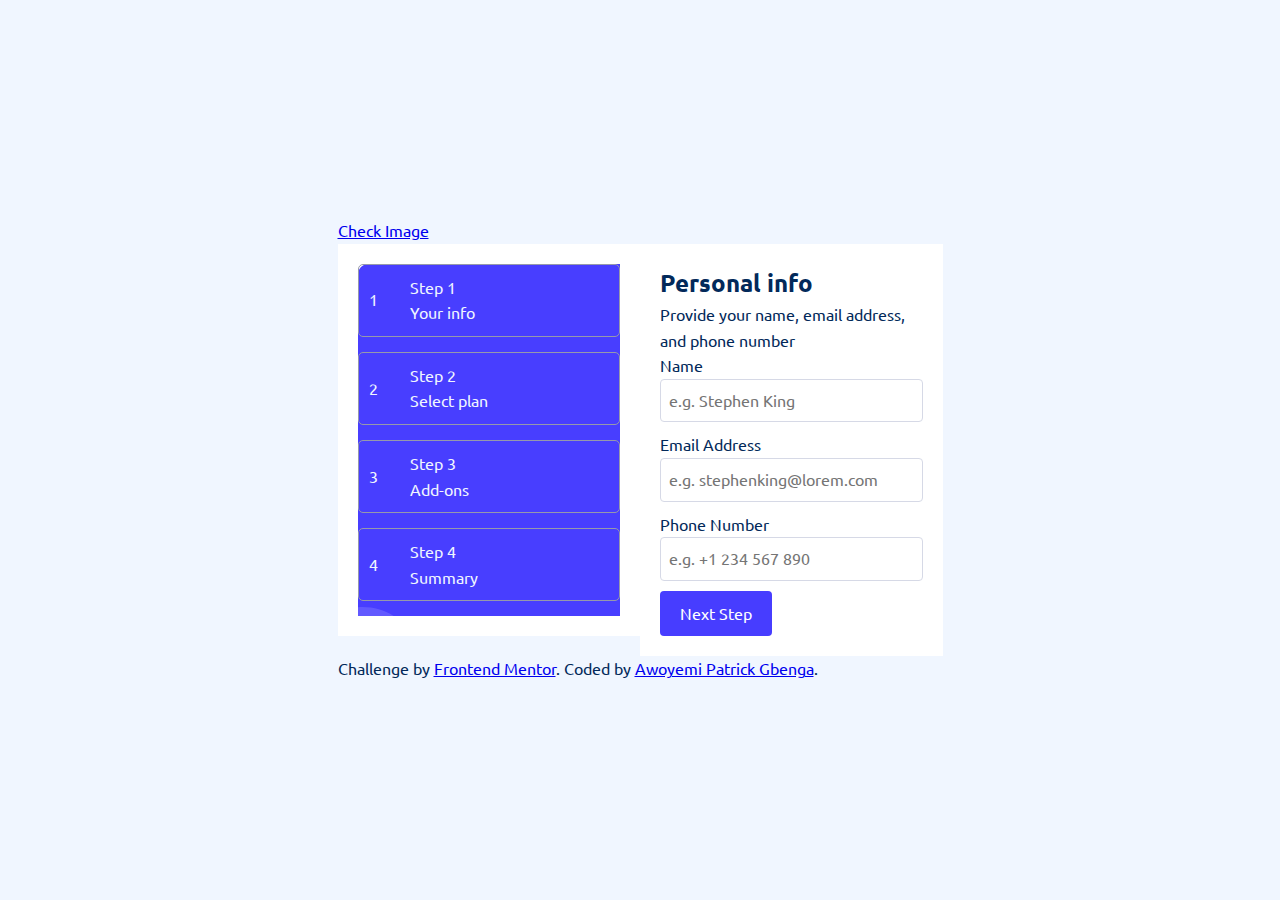
<file: index.html>
<!DOCTYPE html>
<html lang="en">
  <head>
    <meta charset="UTF-8" />
    <meta name="viewport" content="width=device-width, initial-scale=1.0" />
    <link rel="stylesheet" href="/style.css" />
    <link
      rel="icon"
      type="image/png"
      sizes="32x32"
      href="./assets/images/favicon-32x32.png"
    />
    <title>Frontend Mentor | Multi-step form</title>
  </head>
  <body>
    <main>
      <div>
        <a href="/text.html">Check Image</a>
      </div>
      <div class="content_wrapper">
        <!-- Sidebar start -->
        <div class="sidebar">
          <ul class="sidebar_lists">
            <li>
              <span>1</span>
              <div>
                <span>Step 1</span> <br />
                Your info
              </div>
            </li>
            <li>
              <span>2</span>
              <div>
                <span>Step 2</span> <br />
                Select plan
              </div>
            </li>
            <li>
              <span>3</span>
              <div>
                <span>Step 3</span> <br />
                Add-ons
              </div>
            </li>
            <li>
              <span>4</span>
              <div>
                <span>Step 4</span> <br />
                Summary
              </div>
            </li>
          </ul>
        </div>
        <!-- Sidebar end -->

        <section class="forms_wrapper">
          <!-- Step 1 start -->
          <div class="step1">
            <div>
              <h2>Personal info</h2>
              <p>Provide your name, email address, and phone number</p>
            </div>
            <form id="form-step1">
              <div class="forms_list">
                <label for="name">Name</label>
                <input
                  type="text"
                  id="name"
                  placeholder="e.g. Stephen King"
                  required
                />
                <span class="error-message" id="error-name"
                  >Name is required</span
                >
              </div>
              <div class="forms_list">
                <label for="email">Email Address</label>
                <input
                  type="email"
                  id="email"
                  placeholder="e.g. stephenking@lorem.com"
                  required
                />
                <span class="error-message" id="error-email"
                  >Email is required</span
                >
              </div>
              <div class="forms_list">
                <label for="number">Phone Number</label>
                <input
                  type="tel"
                  id="number"
                  placeholder="e.g. +1 234 567 890"
                  required
                />
                <span class="error-message" id="error-number"
                  >Number is required</span
                >
              </div>
              <div class="step1_btn">
                <button id="next1" type="button">Next Step</button>
              </div>
            </form>
          </div>
          <!-- Step 1 end -->

          <!-- Step 2 start -->
          <div class="step2 hide">
            <div>
              <h2>Select your plan</h2>
              <p>You have the option of monthly or yearly billing.</p>
            </div>

            <ul>
              <li>
                <div>
                  <img
                    class="step2_img"
                    src="/assets/images/icon-arcade.svg"
                    alt="Arcade"
                  />
                </div>
                <div>
                  <h5>Arcade</h5>
                  <span>$9/mo</span>
                </div>
              </li>
              <li>
                <div>
                  <img
                    class="step2_img"
                    src="/assets/images/icon-advanced.svg"
                    alt="Advanced"
                  />
                </div>
                <div>
                  <h5>Advanced</h5>
                  <span>$12/mo</span>
                </div>
              </li>
              <li>
                <div>
                  <img
                    class="step2_img"
                    src="/assets/images/icon-pro.svg"
                    alt="Pro"
                  />
                </div>
                <div>
                  <h5>Pro</h5>
                  <span>$15/mo</span>
                </div>
              </li>
            </ul>

            <div class="switch_wrapper">
              <span>Monthly</span>
              <label class="switch">
                <input type="checkbox" />
                <span class="slider"></span>
              </label>
              <span>Yearly</span>
            </div>
            <div class="step2_btn">
              <button type="button" id="back2">Go Back</button>
              <button type="button" id="next2">Next Step</button>
            </div>
          </div>
          <!-- Step 2 end -->

          <!-- Step 3 start -->
          <div class="step3 hide">
            <div>
              <h2>Pick add-ons</h2>
              <p>Add-ons help enhance your gaming experience.</p>
            </div>

            <ul>
              <li>
                <div>
                  <input type="checkbox" name="addon1" id="addon1" />
                </div>
                <div>
                  <h5>Online service</h5>
                  <p>Access to multiplayer games</p>
                </div>
                <div>
                  <span>+$1/mo</span>
                </div>
              </li>
              <li>
                <div>
                  <input type="checkbox" name="addon2" id="addon2" />
                </div>
                <div>
                  <h5>Larger storage</h5>
                  <p>Extra 1TB of cloud save</p>
                </div>
                <div>
                  <span>+$2/mo</span>
                </div>
              </li>
              <li>
                <div>
                  <input type="checkbox" name="addon3" id="addon3" />
                </div>
                <div>
                  <h5>Customizable Profile</h5>
                  <p>Custom theme on your profile</p>
                </div>
                <div>
                  <span>+$2/mo</span>
                </div>
              </li>
            </ul>
            <div class="step3_btn">
              <button type="button" id="back3">Go Back</button>
              <button type="button" id="next3">Next Step</button>
            </div>
          </div>
          <!-- Step 3 end -->

          <!-- Step 4 start -->
          <div class="step4 hide">
            <div>
              <h2>Finishing up</h2>
              <p>Double-check everything looks OK before confirming.</p>
            </div>
            <div class="summary_list">
              <div class="">
                <div>
                  <h5>Subscription</h5>
                  <a href="#">Change</a>
                </div>
                <p>price</p>
              </div>
              <div class="">
                <h5>Add-ons</h5>
                <p>Online service</p>
              </div>
            </div>
            <div class="summary_total">
              <p>Total (per month/year): $15</p>
            </div>
            <div class="summary_btn">
              <button type="button" id="back4">Go Back</button>
              <button type="submit" id="confirm">Confirm</button>
            </div>
          </div>
          <!-- Step 4 end -->

          <!-- Step 5 start -->
          <div class="step5 hide">
            <div class="step5_btn">
              <img
                src="/assets/images/icon-thank-you.svg"
                alt="Thank you icon"
              />
            </div>
            <h2>Thank you!</h2>
            <p>
              Thanks for confirming your subscription! We hope you have fun
              using our platform. If you ever need support, please feel free to
              email us at support@loremgaming.com.
            </p>
          </div>
          <!-- Step 5 end -->
        </section>
      </div>

      <!-- Footer start -->
      <div class="attribution">
        Challenge by
        <a href="https://www.frontendmentor.io?ref=challenge" target="_blank"
          >Frontend Mentor</a
        >. Coded by <a href="#">Awoyemi Patrick Gbenga</a>.
      </div>
      <!-- Footer end -->

      <script src="/script.js"></script>
    </main>
  </body>
</html>
</file>
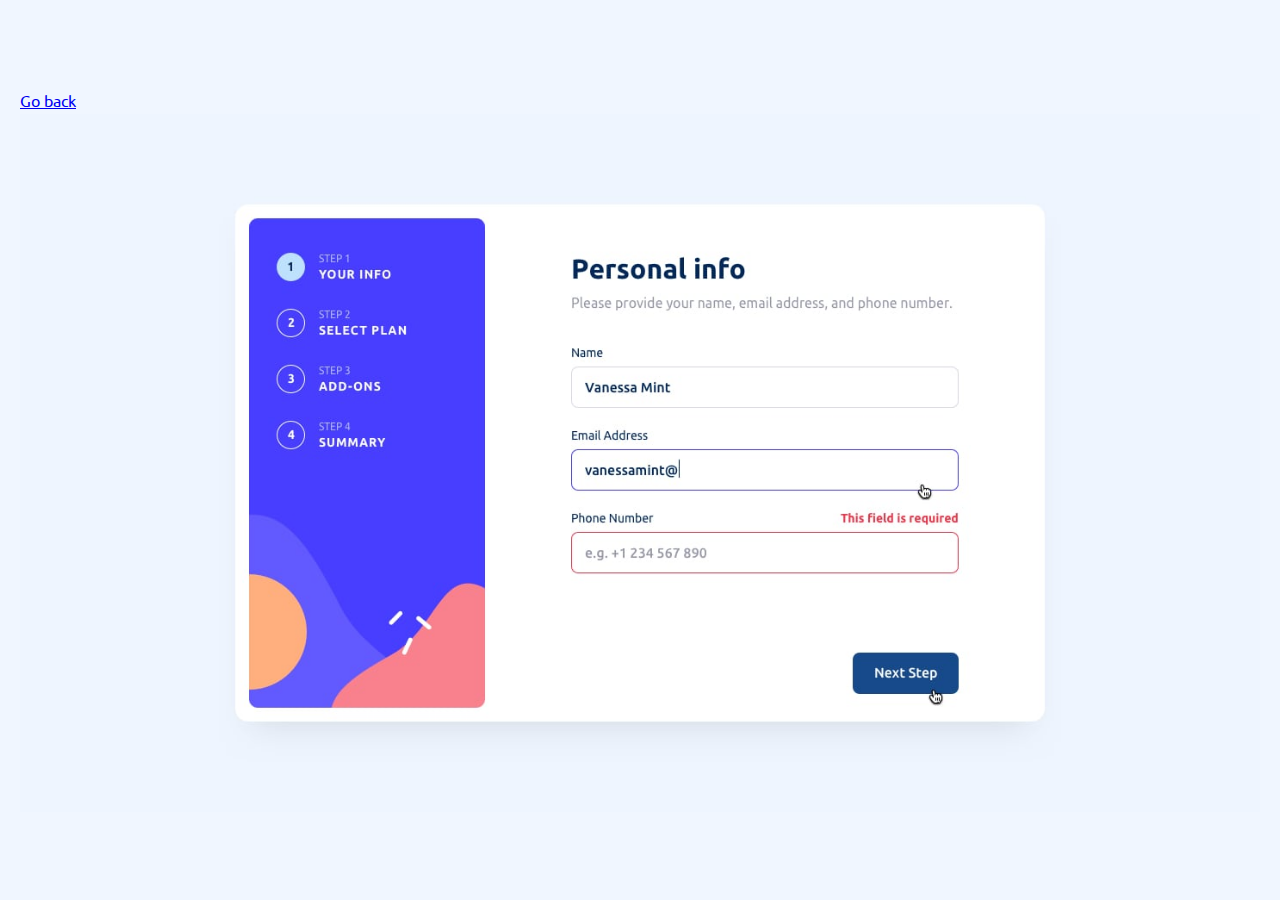
<file: text.html>
<!DOCTYPE html>
<html lang="en">
<head>
    <meta charset="UTF-8">
    <meta name="viewport" content="width=device-width, initial-scale=1.0">
    <link rel="stylesheet" href="style.css">
    <title>Document</title>
</head>
<body>
    <div class="test_main">
        <a href="/index.html">Go back</a>
        <div class="test">
            <img src="/design/active-states-step-1.jpg" alt="">
        </div>
    </div>
</body>
</html>
</file>
<file: style.css>
/* Import Google Font */
@import url("https://fonts.googleapis.com/css2?family=Ubuntu:ital,wght@0,300;0,400;0,500;0,700;1,300;1,400;1,500;1,700&display=swap");

/* ------------------- */
/* Reset               */
/* ------------------- */

/* https://piccalil.li/blog/a-modern-css-reset/ */

*,
*::before,
*::after {
  box-sizing: border-box;
  margin: 0;
  padding: 0;
}

/* Remove list styles on ul, ol elements with a list role, which suggests default styling will be removed */
ul[role="list"],
ol[role="list"],
li {
  list-style: none;
}

html,
body {
  height: 100vh;
  font-family: 'Ubuntu', sans-serif;
  scroll-behavior: smooth;
}

img,
picture,
video,
canvas,
svg {
  display: block;
  max-width: 100%;
}

input,
button,
textarea,
select {
  font: inherit;
}

/* Remove animations for people who've turned them off */
@media (prefers-reduced-motion: reduce) {
  * {
    animation-duration: 0.01ms !important;
    animation-iteration-count: 1 !important;
    transition-duration: 0.01ms !important;
    scroll-behavior: auto !important;
  }
}

/* Root color variables */
:root {
  --Marine-blue: hsl(213, 96%, 18%);
  --Purplish-blue: hsl(243, 100%, 62%);
  --Pastel-blue: hsl(228, 100%, 84%);
  --Light-blue: hsl(206, 94%, 87%);
  --Strawberry-red: hsl(354, 84%, 57%);
  
  /* Neutral */
  --Cool-gray: hsl(231, 11%, 63%);
  --Light-gray: hsl(229, 24%, 87%);
  --Magnolia: hsl(217, 100%, 97%);
  --Alabaster: hsl(231, 100%, 99%);
  --White: hsl(0, 0%, 100%);
}

/* General body styling */
body {
  background-color: var(--Magnolia);
  color: var(--Marine-blue);
  line-height: 1.6;
  display: flex;
  justify-content: center;
  align-items: center;
  padding: 20px;
  min-height: 100vh;
}

.content_wrapper {
  display: flex;
  background-color: var();
  /* flex-direction: row; */
  width: 100%;
  /* height: 100vh; */
}

/* Sidebar styling */
.sidebar {
  display: flex;
  flex-direction: column;
  /* flex: 1; */
  width: 100%;
  height: 100%;
  background-color: var(--White);
  padding: 20px;
}

/* Sidebar list styling */
.sidebar_lists {
  background: url(/assets/images/bg-sidebar-desktop.svg);
  width: 100%;
}

.sidebar_lists li {
  display: flex;
  align-items: center;
  justify-content: flex-start;
  gap: 2rem;
  margin-bottom: 15px;
  padding: 10px;
  color: var(--Magnolia);
  border: 1px solid var(--Cool-gray);
  border-radius: 5px;
  cursor: pointer;
  transition: background-color 0.3s;
}

.sidebar_lists li:hover {
  background-color: var(--Pastel-blue);
}

/* Form wrapper styling */
.forms_wrapper {
  display: flex;
  /* flex: 3; */
  background-color: var(--White);
  padding: 20px;
  width: 100%;
  /* max-width: 600px; */
}

/* Button styling */
button {
  background-color: var(--Purplish-blue);
  color: var(--White);
  padding: 10px 20px;
  border: none;
  border-radius: 4px;
  cursor: pointer;
  transition: background-color 0.3s;
}

button:hover {
  background-color: var(--Marine-blue);
}

/* Form styles */
input[type="text"],
input[type="email"],
input[type="tel"] {
  width: 100%;
  padding: 8px;
  margin-bottom: 10px;
  border: 1px solid var(--Light-gray);
  border-radius: 4px;
}

/* Error message styling */
.error-message {
  color: var(--Strawberry-red);
  display: none; /* Hidden by default, shown via JavaScript if needed */
}

.hide {
  display: none;
}

/* Summary and additional styling */
.summary_list,
.summary_total {
  margin-bottom: 20px;
  padding: 10px;
  border-top: 1px solid var(--Cool-gray);
}

/* Additional styles as needed */
</file>
